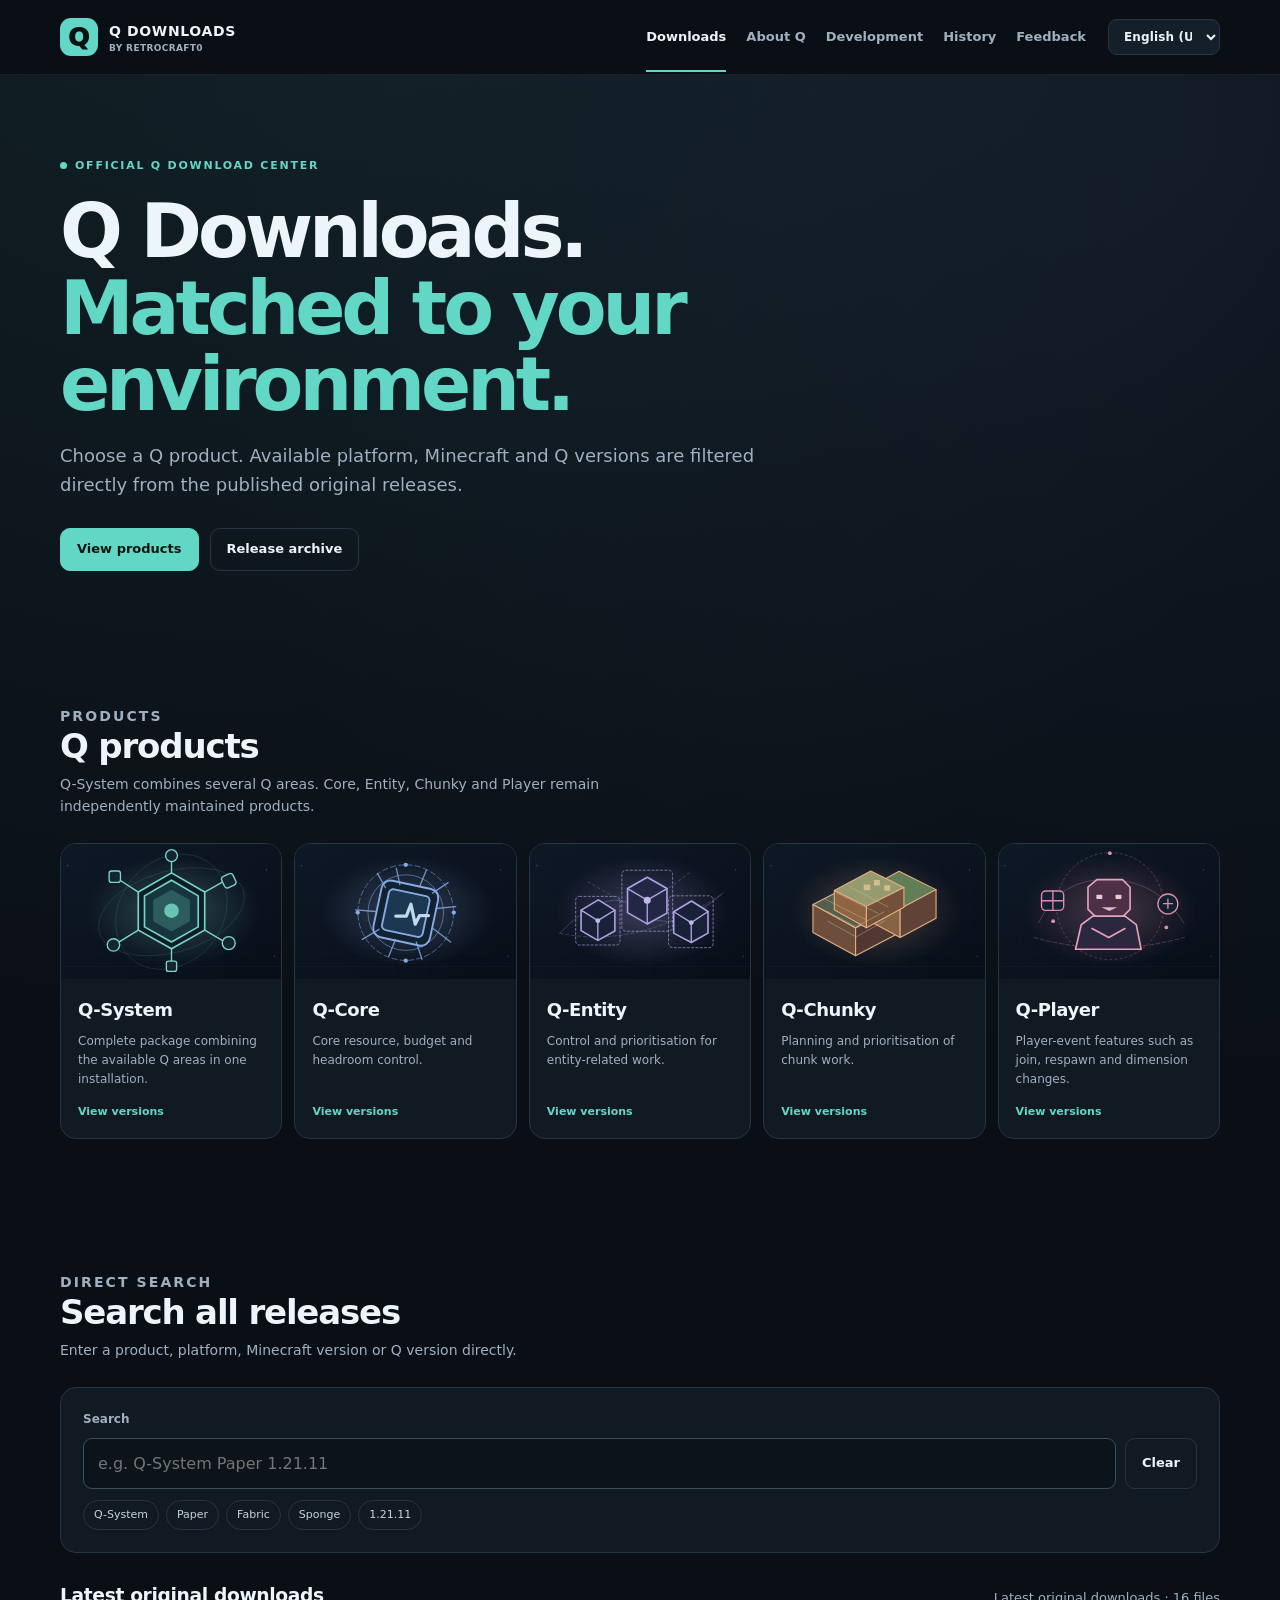
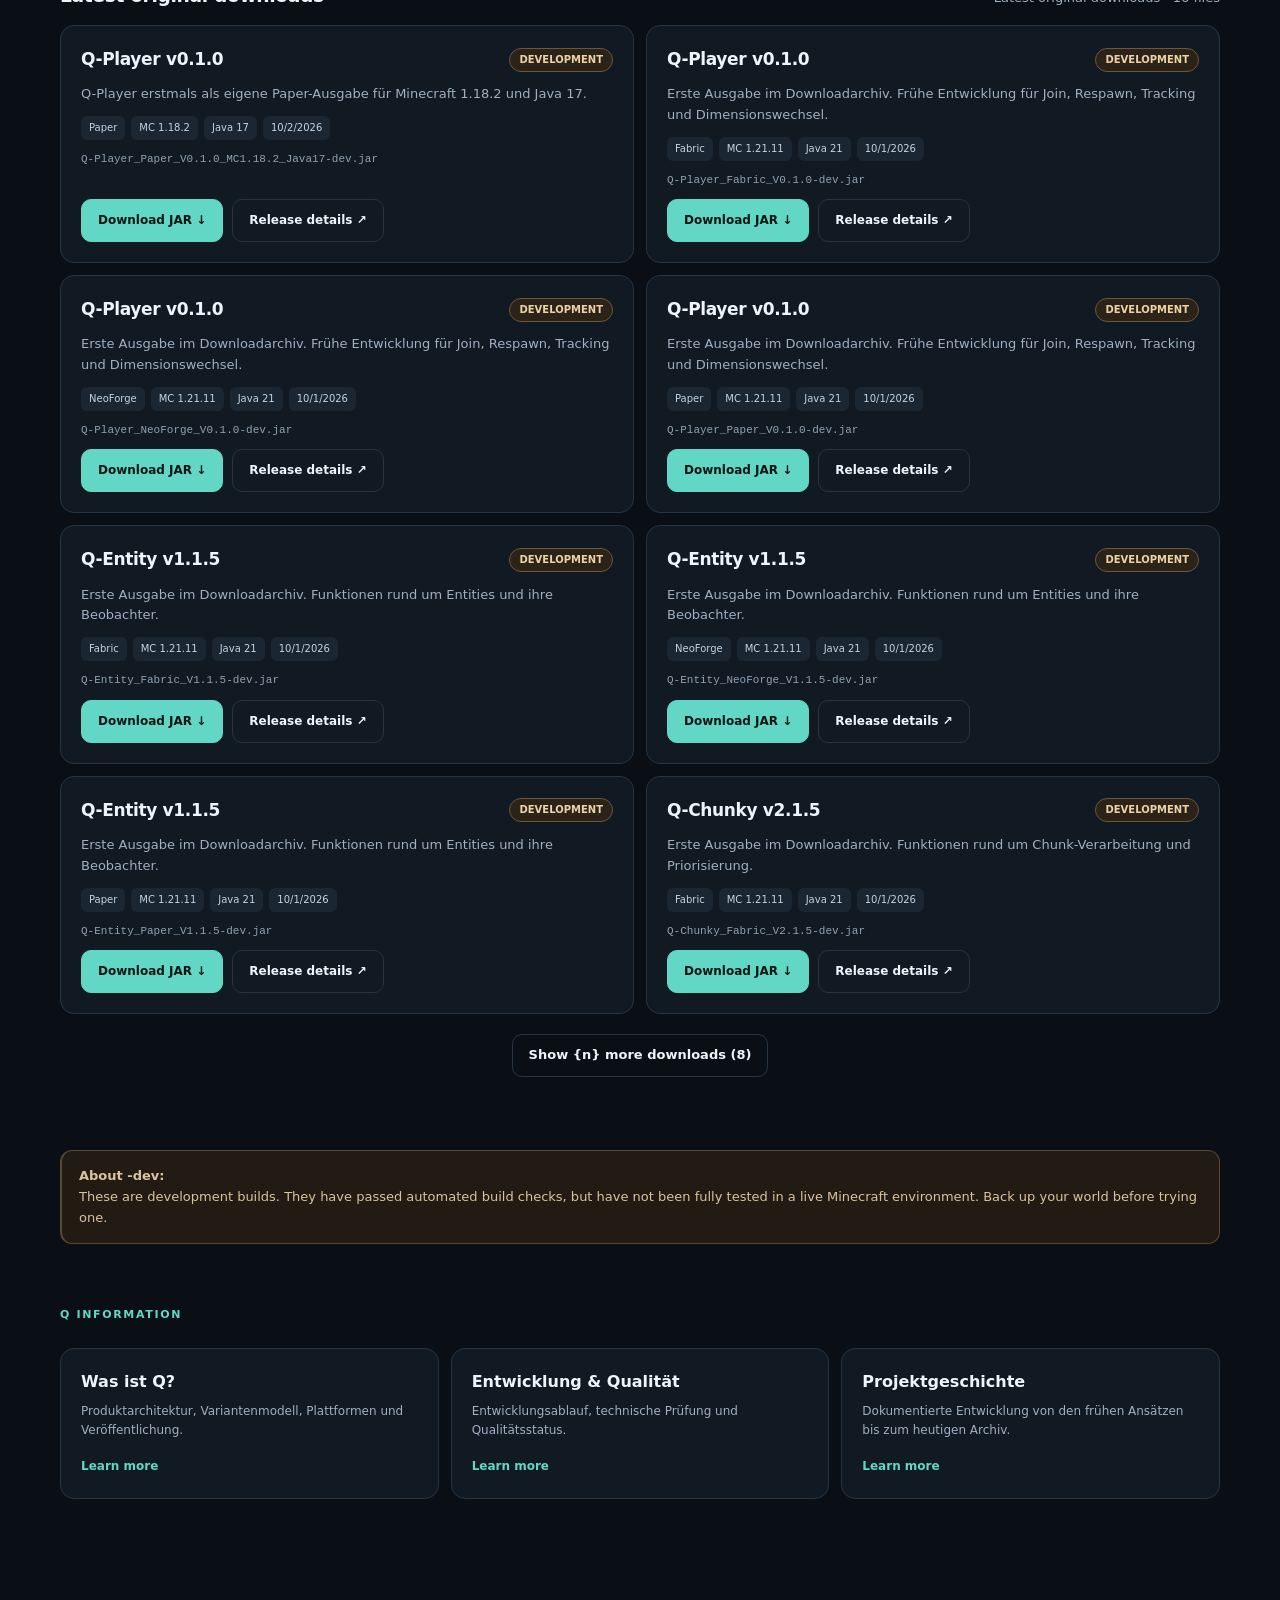
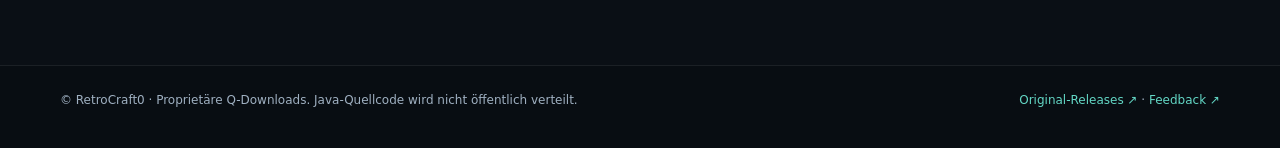
<file: index.html>
<!doctype html>
<html lang="de">
<head>
  <meta charset="utf-8">
  <meta name="viewport" content="width=device-width,initial-scale=1">
  <meta name="theme-color" content="#0a0f15">
  <meta name="description" content="Offizielles Q Download Center: Produkt, Plattform und Minecraft-Version wählen und passende Original-JAR herunterladen.">
  <title>Q Downloads – Passende Version finden</title>
  <link rel="stylesheet" href="./site.css">
</head>
<body>
<header class="header">
  <div class="shell header-inner">
    <a class="logo" href="./" aria-label="Q Downloads Start">
      <span class="logo-mark">Q</span>
      <span>Q DOWNLOADS<small>BY RETROCRAFT0</small></span>
    </a>
    <nav class="nav" aria-label="Hauptnavigation">
      <a href="./" aria-current="page" data-t="catalog">Downloads</a>
      <a href="./about.html" data-t="about">Über Q</a>
      <a href="./qbot.html" data-t="qbot">Entwicklung</a>
      <a href="./history.html" data-t="origin">Geschichte</a>
      <a href="https://github.com/retrocraft0-hub/Q-Downloads/issues" data-t="help">Feedback</a>
    </nav>
    <div class="locale">
      <label for="locale" style="position:absolute;left:-9999px">Sprache / Language</label>
      <select id="locale" aria-label="Sprache / Language"></select>
    </div>
  </div>
</header>

<main class="shell">
  <section class="hero">
    <p class="eyebrow"><span class="dot"></span>OFFICIAL Q DOWNLOAD CENTER</p>
    <h1><span data-t="heroTop">Q Downloads.</span><br><em data-t="heroBottom">Passend zu deiner Umgebung.</em></h1>
    <p class="lead" data-t="desc">Wähle ein Q-Produkt. Die verfügbaren Plattform-, Minecraft- und Q-Versionen werden anschließend direkt aus den veröffentlichten Original-Releases gefiltert.</p>
    <div class="hero-actions">
      <a href="#products" class="primary" data-t="catalogButton">Produkte anzeigen</a>
      <a href="https://github.com/retrocraft0-hub/Q-Downloads/releases" class="secondary" data-t="releaseButton">Release-Archiv</a>
    </div>
  </section>

  <section id="products" class="section-block" style="scroll-margin-top:92px">
    <div class="section-head">
      <div>
        <p class="section-label">PRODUCTS</p>
        <h2 data-t="prodTitle">Q-Produkte</h2>
        <p data-t="prodText">Q-System bündelt mehrere Q-Bereiche. Core, Entity, Chunky und Player stehen als eigenständig gepflegte Produkte zur Verfügung.</p>
      </div>
    </div>

    <div class="products" role="group" aria-label="Q Produkte">
      <button type="button" class="product-card system" data-product="Q-System" data-desc="system" aria-pressed="false">
        <span class="art"><img class="product-thumb" src="./assets/thumb-system.svg" alt="" loading="lazy" decoding="async"></span>
        <span class="prod-text"><strong>Q-System</strong><span class="prod-description">Komplettpaket mit den verfügbaren Q-Bereichen in einer Installation.</span><span class="prod-foot">Downloads auswählen ↗</span></span>
      </button>
      <button type="button" class="product-card core" data-product="Q-Core" data-desc="core" aria-pressed="false">
        <span class="art"><img class="product-thumb" src="./assets/thumb-core.svg" alt="" loading="lazy" decoding="async"></span>
        <span class="prod-text"><strong>Q-Core</strong><span class="prod-description">Grundlegende Ressourcen-, Budget- und Headroom-Steuerung.</span><span class="prod-foot">Downloads auswählen ↗</span></span>
      </button>
      <button type="button" class="product-card entity" data-product="Q-Entity" data-desc="entity" aria-pressed="false">
        <span class="art"><img class="product-thumb" src="./assets/thumb-entity.svg" alt="" loading="lazy" decoding="async"></span>
        <span class="prod-text"><strong>Q-Entity</strong><span class="prod-description">Steuerung und Priorisierung von Arbeit rund um Entities.</span><span class="prod-foot">Downloads auswählen ↗</span></span>
      </button>
      <button type="button" class="product-card chunky" data-product="Q-Chunky" data-desc="chunky" aria-pressed="false">
        <span class="art"><img class="product-thumb" src="./assets/thumb-chunky.svg" alt="" loading="lazy" decoding="async"></span>
        <span class="prod-text"><strong>Q-Chunky</strong><span class="prod-description">Planung und Priorisierung von Chunk-Arbeit.</span><span class="prod-foot">Downloads auswählen ↗</span></span>
      </button>
      <button type="button" class="product-card player" data-product="Q-Player" data-desc="player" aria-pressed="false">
        <span class="art"><img class="product-thumb" src="./assets/thumb-player.svg" alt="" loading="lazy" decoding="async"></span>
        <span class="prod-text"><strong>Q-Player</strong><span class="prod-description">Funktionen rund um Spielerereignisse wie Join, Respawn und Dimensionswechsel.</span><span class="prod-foot">Downloads auswählen ↗</span></span>
      </button>
    </div>
  </section>

  <section class="browser" id="browser" hidden>
    <div class="section-head">
      <div>
        <p class="section-label">DOWNLOAD FINDER / <span id="chosenProduct">Q</span></p>
        <h2 data-t="browseTitle">Version auswählen</h2>
        <p data-t="browseText">Plattform, Minecraft-Version und Q-Version eingrenzen. Es werden ausschließlich tatsächlich veröffentlichte JAR-Dateien angezeigt.</p>
      </div>
    </div>

    <div class="browser-panel">
      <div class="steps">
        <div class="step"><label for="platform"><span class="plain-label" data-t="s2">Plattform</span></label><select id="platform" disabled aria-label="Plattform"></select></div>
        <div class="step"><label for="minecraft"><span class="plain-label" data-t="s3">Minecraft-Version</span></label><select id="minecraft" disabled aria-label="Minecraft-Version"></select></div>
        <div class="step"><label for="version"><span class="plain-label" data-t="s4">Q-Version</span></label><select id="version" disabled aria-label="Q-Version"></select></div>
      </div>
      <div class="selection">
        <p id="selectionNote" role="status" aria-live="polite"></p>
        <button type="button" class="clear" id="reset" data-t="reset">Auswahl zurücksetzen</button>
      </div>
    </div>

    <div class="result-head"><h2 data-t="results">Downloads</h2><span id="count" role="status" aria-live="polite"></span></div>
    <div class="downloads" id="downloads"><div class="empty">Katalog wird geladen …</div></div>
    <div style="text-align:center;margin:20px 0"><button id="more" type="button" class="secondary" hidden>Weitere Dateien</button></div>
  </section>

  <section class="search-zone" id="search" aria-labelledby="search-title">
    <div class="section-head">
      <div>
        <p class="section-label" data-t="searchEyebrow">DIREKTSUCHE</p>
        <h2 id="search-title" data-t="searchTitle">Alle Releases durchsuchen</h2>
        <p data-t="searchHelp">Produkt, Plattform, Minecraft-Version oder Q-Version direkt eingeben.</p>
      </div>
    </div>

    <div class="search-panel">
      <label for="freeSearch" data-t="searchLabel">Suche</label>
      <div class="search-line">
        <input type="search" id="freeSearch" autocomplete="off" spellcheck="false" placeholder="z. B. Q-System Paper 1.21.11" aria-describedby="searchCount" data-t-placeholder="searchPlaceholder">
        <button type="button" id="clearSearch" class="secondary" data-t="searchReset">Leeren</button>
      </div>
      <div class="search-quick">
        <button type="button" class="quick" data-query="Q-System">Q-System</button>
        <button type="button" class="quick" data-query="Paper">Paper</button>
        <button type="button" class="quick" data-query="Fabric">Fabric</button>
        <button type="button" class="quick" data-query="Sponge">Sponge</button>
        <button type="button" class="quick" data-query="1.21.11">1.21.11</button>
      </div>
    </div>

    <div class="result-head"><h3 id="searchResultTitle" data-t="searchInitial">Neueste Originaldownloads</h3><span id="searchCount" role="status" aria-live="polite"></span></div>
    <div class="downloads" id="searchResults"><div class="empty" data-t="loading">Katalog wird geladen …</div></div>
    <div style="text-align:center;margin:20px 0"><button type="button" class="secondary" id="searchMore" hidden data-t="more">Weitere Dateien</button></div>
  </section>

  <aside class="notice">
    <strong data-t="noticeTitle">Entwicklungsstände</strong><br>
    <span data-t="notice">-dev kennzeichnet einen Entwicklungsstand. Die Datei wurde technisch gebaut und geprüft, ist aber nicht automatisch vollständig im Minecraft-Praxisbetrieb getestet. Vor dem Testen ein Backup anlegen.</span>
  </aside>

  <section class="section-block">
    <p class="section-label">Q INFORMATION</p>
    <div class="resources">
      <a class="resource" href="./about.html"><strong>Was ist Q?</strong><p>Produktarchitektur, Variantenmodell, Plattformen und Veröffentlichung.</p><b data-t="learn">Mehr erfahren</b></a>
      <a class="resource" href="./qbot.html"><strong>Entwicklung & Qualität</strong><p>Entwicklungsablauf, technische Prüfung und Qualitätsstatus.</p><b data-t="learn">Mehr erfahren</b></a>
      <a class="resource" href="./history.html"><strong>Projektgeschichte</strong><p>Dokumentierte Entwicklung von den frühen Ansätzen bis zum heutigen Archiv.</p><b data-t="learn">Mehr erfahren</b></a>
    </div>
  </section>
</main>

<footer class="footer">
  <div class="shell footer-inner">
    <span>© RetroCraft0 · Proprietäre Q-Downloads. Java-Quellcode wird nicht öffentlich verteilt.</span>
    <span><a href="https://github.com/retrocraft0-hub/Q-Downloads/releases">Original-Releases ↗</a> · <a href="https://github.com/retrocraft0-hub/Q-Downloads/issues">Feedback ↗</a></span>
  </div>
</footer>
<script src="./i18n.js"></script>
<script src="./site.js"></script>
</body>
</html>
</file>
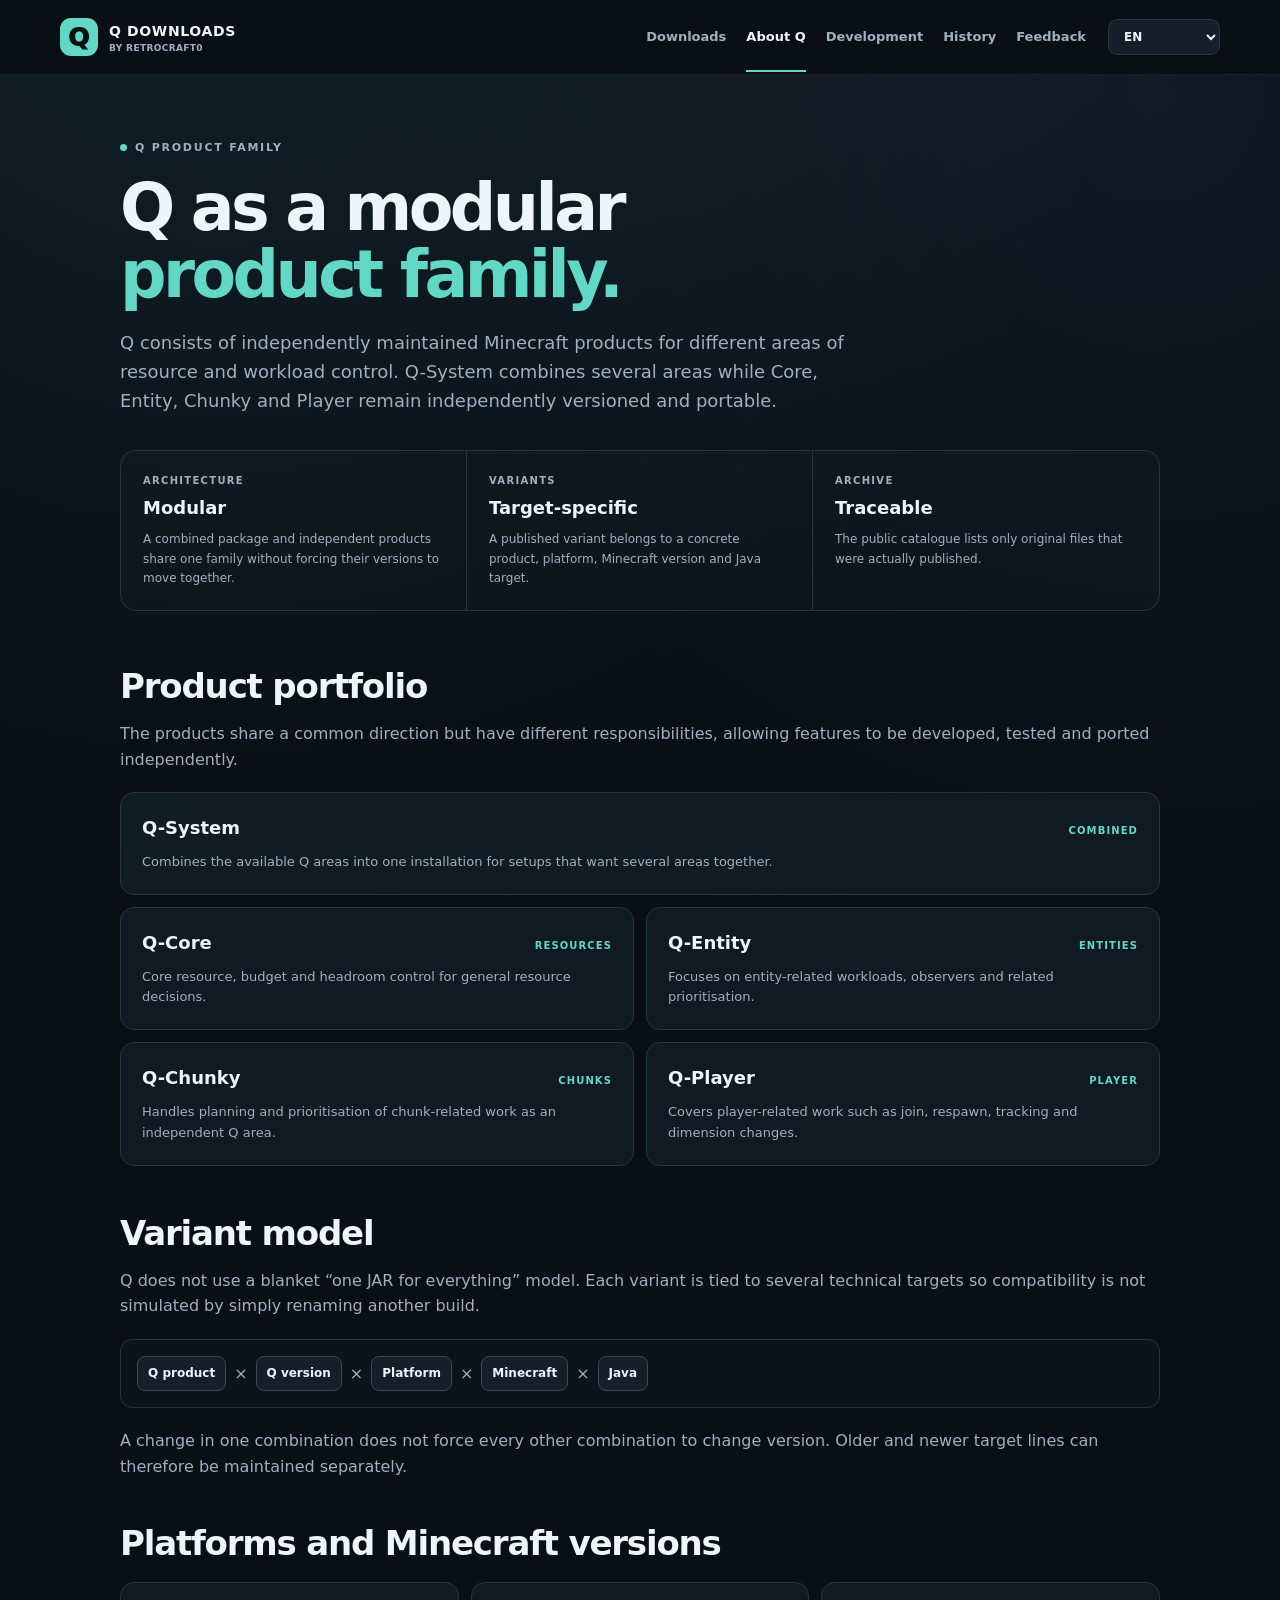
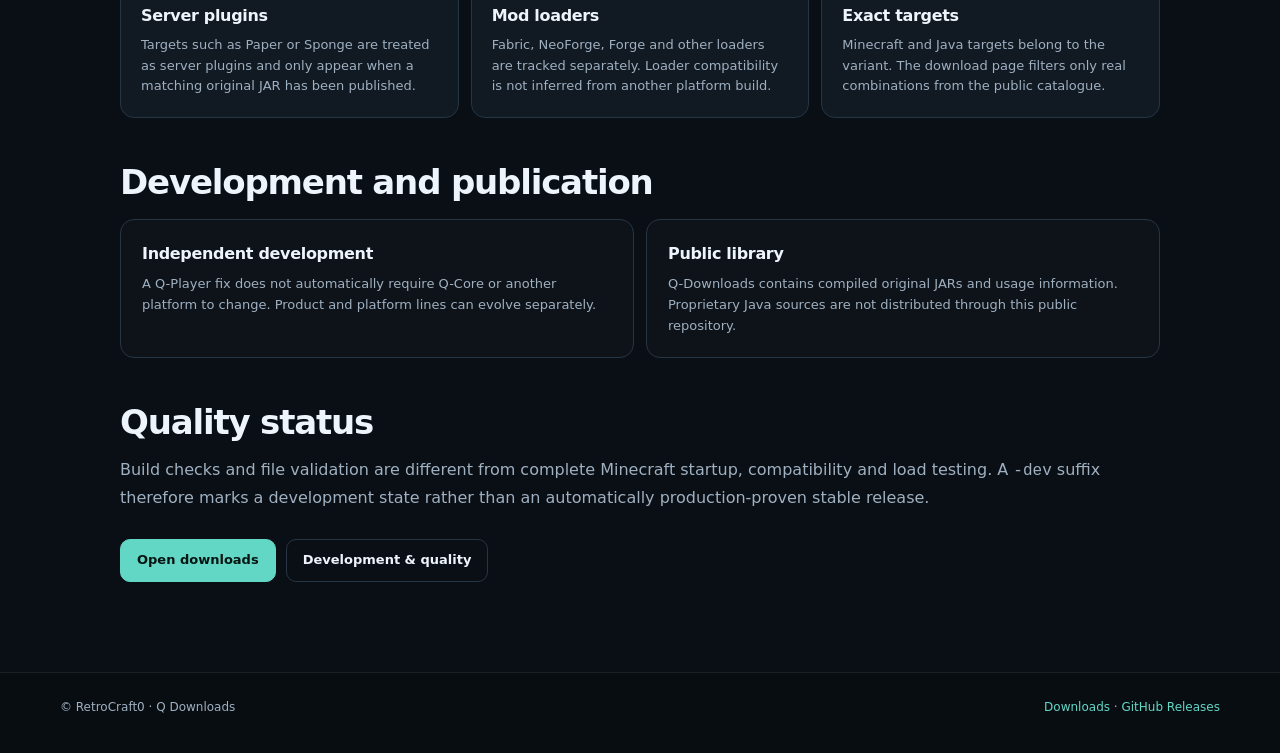
<file: about.html>
<!doctype html>
<html lang="de">
<head>
  <meta charset="utf-8">
  <meta name="viewport" content="width=device-width,initial-scale=1">
  <meta name="theme-color" content="#0a0f15">
  <meta name="description" content="Q Produktarchitektur, Variantenmodell, Plattformen und Veröffentlichungsprinzipien.">
  <title>Über Q · Q Downloads</title>
  <link rel="stylesheet" href="./site.css">
</head>
<body>
<header class="header"><div class="shell header-inner"><a class="logo" href="./"><span class="logo-mark">Q</span><span>Q DOWNLOADS<small>BY RETROCRAFT0</small></span></a><nav class="nav" aria-label="Navigation"><a href="./" data-nav="catalog">Downloads</a><a href="./about.html" aria-current="page" data-nav="about">Über Q</a><a href="./qbot.html" data-nav="development">Entwicklung</a><a href="./history.html" data-nav="history">Geschichte</a><a href="https://github.com/retrocraft0-hub/Q-Downloads/issues" data-nav="feedback">Feedback</a></nav><div class="locale"><label for="locale" class="sr-only">Sprache / Language</label><select id="locale" aria-label="Sprache / Language"></select></div></div></header>

<main class="shell">
<article class="editorial editorial-wide" lang="de" data-language="de">
  <p class="eyebrow"><span class="dot"></span>Q PRODUCT FAMILY</p>
  <h1>Q als modulare<br><em>Produktreihe.</em></h1>
  <p class="lead">Q umfasst eigenständig gepflegte Minecraft-Produkte für unterschiedliche Bereiche der Ressourcen- und Arbeitssteuerung. Q-System bündelt mehrere Bereiche; Core, Entity, Chunky und Player bleiben zugleich separat versionierbar und portierbar.</p>

  <section class="about-summary">
    <div><span>ARCHITEKTUR</span><strong>Modular</strong><p>Gesamtpaket und eigenständige Produkte gehören zur selben Q-Familie, ohne ihre Versionslinien künstlich zu koppeln.</p></div>
    <div><span>VARIANTEN</span><strong>Plattformgenau</strong><p>Eine veröffentlichte Variante gehört zu einem konkreten Produkt, einer Plattform, Minecraft-Version und einem Java-Ziel.</p></div>
    <div><span>ARCHIV</span><strong>Nachvollziehbar</strong><p>Im öffentlichen Downloadkatalog erscheinen ausschließlich Originaldateien, die tatsächlich veröffentlicht wurden.</p></div>
  </section>

  <h2>Produktportfolio</h2>
  <p>Die Produkte teilen eine gemeinsame Richtung, haben aber unterschiedliche Verantwortungsbereiche. Dadurch können Funktionen gezielt entwickelt, getestet und auf weitere Plattform- oder Minecraft-Ziele portiert werden.</p>
  <div class="portfolio-grid">
    <article class="portfolio-card featured"><div class="portfolio-head"><span>Q-System</span><b>Gesamtpaket</b></div><p>Bündelt die verfügbaren Q-Bereiche in einer gemeinsamen Installation. Es ist die zusammengefasste Variante für Setups, die mehrere Bereiche gemeinsam einsetzen möchten.</p></article>
    <article class="portfolio-card"><div class="portfolio-head"><span>Q-Core</span><b>Ressourcen</b></div><p>Grundlegende Ressourcen-, Budget- und Headroom-Steuerung. Core bildet den allgemeinen Bereich für zentrale Ressourcenentscheidungen.</p></article>
    <article class="portfolio-card"><div class="portfolio-head"><span>Q-Entity</span><b>Entities</b></div><p>Konzentriert sich auf Entity-bezogene Arbeit, Beobachter und die Priorisierung der damit verbundenen Verarbeitung.</p></article>
    <article class="portfolio-card"><div class="portfolio-head"><span>Q-Chunky</span><b>Chunks</b></div><p>Behandelt Planung und Priorisierung von Chunk-Arbeit als eigenständigen Bereich der Q-Reihe.</p></article>
    <article class="portfolio-card"><div class="portfolio-head"><span>Q-Player</span><b>Player</b></div><p>Deckt spielerbezogene Abläufe wie Join, Respawn, Tracking und Dimensionswechsel ab und kann unabhängig weiterentwickelt werden.</p></article>
  </div>

  <h2>Variantenmodell</h2>
  <p>Q verwendet keine pauschale „eine JAR für alles“-Logik. Eine Variante wird durch mehrere technische Ziele eindeutig bestimmt. Das verhindert, dass eine Datei nur durch einen anderen Namen als neue Kompatibilität ausgegeben wird.</p>
  <div class="variant-formula" aria-label="Variantenmodell"><span>Q-Produkt</span><i>×</i><span>Q-Version</span><i>×</i><span>Plattform</span><i>×</i><span>Minecraft</span><i>×</i><span>Java</span></div>
  <p>Eine Änderung an einer Kombination verpflichtet nicht automatisch alle anderen Kombinationen zu einem Versionssprung. Dadurch können ältere und neuere Zielvarianten getrennt gepflegt werden.</p>

  <h2>Plattformen und Minecraft-Versionen</h2>
  <div class="editorial-grid three">
    <div class="info-card"><h3>Server-Plugins</h3><p>Plattformziele wie Paper oder Sponge werden als Server-Plugin behandelt. Eine Variante wird nur dann angezeigt, wenn eine entsprechende Original-JAR veröffentlicht wurde.</p></div>
    <div class="info-card"><h3>Mod-Loader</h3><p>Fabric, NeoForge, Forge und weitere Loader werden getrennt geführt. Loader-Kompatibilität wird nicht aus einer anderen Plattformvariante abgeleitet.</p></div>
    <div class="info-card"><h3>Versionstreue</h3><p>Minecraft- und Java-Ziele gehören zur jeweiligen Variante. Die Downloadseite filtert ausschließlich reale Kombinationen aus dem öffentlichen Katalog.</p></div>
  </div>

  <h2>Entwicklung und Veröffentlichung</h2>
  <div class="split-section">
    <div><h3>Unabhängige Entwicklung</h3><p>Ein Fix oder eine neue Funktion in Q-Player muss weder Q-Core noch eine andere Plattform automatisch verändern. Produkt- und Plattformlinien können getrennt gepflegt werden.</p></div>
    <div><h3>Öffentliche Bibliothek</h3><p>Q-Downloads enthält kompilierte Original-JARs und die dazugehörigen Nutzungsinformationen. Die proprietären Java-Quellen werden nicht über dieses öffentliche Repository verteilt.</p></div>
  </div>

  <h2>Qualitätsstatus</h2>
  <p>Build, Dateistruktur und technische Prüfungen sind von vollständigen Minecraft-Start-, Kompatibilitäts- und Lasttests zu unterscheiden. Deshalb kennzeichnet <code>-dev</code> einen Entwicklungsstand und nicht automatisch eine vollständig praxiserprobte stabile Veröffentlichung.</p>
  <div class="about-cta"><a class="primary" href="./#products">Downloads öffnen</a><a class="secondary" href="./qbot.html">Entwicklung & Qualität</a></div>
</article>

<article class="editorial editorial-wide" lang="en" data-language="en" hidden>
  <p class="eyebrow"><span class="dot"></span>Q PRODUCT FAMILY</p>
  <h1>Q as a modular<br><em>product family.</em></h1>
  <p class="lead">Q consists of independently maintained Minecraft products for different areas of resource and workload control. Q-System combines several areas while Core, Entity, Chunky and Player remain independently versioned and portable.</p>

  <section class="about-summary">
    <div><span>ARCHITECTURE</span><strong>Modular</strong><p>A combined package and independent products share one family without forcing their versions to move together.</p></div>
    <div><span>VARIANTS</span><strong>Target-specific</strong><p>A published variant belongs to a concrete product, platform, Minecraft version and Java target.</p></div>
    <div><span>ARCHIVE</span><strong>Traceable</strong><p>The public catalogue lists only original files that were actually published.</p></div>
  </section>

  <h2>Product portfolio</h2>
  <p>The products share a common direction but have different responsibilities, allowing features to be developed, tested and ported independently.</p>
  <div class="portfolio-grid">
    <article class="portfolio-card featured"><div class="portfolio-head"><span>Q-System</span><b>Combined</b></div><p>Combines the available Q areas into one installation for setups that want several areas together.</p></article>
    <article class="portfolio-card"><div class="portfolio-head"><span>Q-Core</span><b>Resources</b></div><p>Core resource, budget and headroom control for general resource decisions.</p></article>
    <article class="portfolio-card"><div class="portfolio-head"><span>Q-Entity</span><b>Entities</b></div><p>Focuses on entity-related workloads, observers and related prioritisation.</p></article>
    <article class="portfolio-card"><div class="portfolio-head"><span>Q-Chunky</span><b>Chunks</b></div><p>Handles planning and prioritisation of chunk-related work as an independent Q area.</p></article>
    <article class="portfolio-card"><div class="portfolio-head"><span>Q-Player</span><b>Player</b></div><p>Covers player-related work such as join, respawn, tracking and dimension changes.</p></article>
  </div>

  <h2>Variant model</h2>
  <p>Q does not use a blanket “one JAR for everything” model. Each variant is tied to several technical targets so compatibility is not simulated by simply renaming another build.</p>
  <div class="variant-formula"><span>Q product</span><i>×</i><span>Q version</span><i>×</i><span>Platform</span><i>×</i><span>Minecraft</span><i>×</i><span>Java</span></div>
  <p>A change in one combination does not force every other combination to change version. Older and newer target lines can therefore be maintained separately.</p>

  <h2>Platforms and Minecraft versions</h2>
  <div class="editorial-grid three">
    <div class="info-card"><h3>Server plugins</h3><p>Targets such as Paper or Sponge are treated as server plugins and only appear when a matching original JAR has been published.</p></div>
    <div class="info-card"><h3>Mod loaders</h3><p>Fabric, NeoForge, Forge and other loaders are tracked separately. Loader compatibility is not inferred from another platform build.</p></div>
    <div class="info-card"><h3>Exact targets</h3><p>Minecraft and Java targets belong to the variant. The download page filters only real combinations from the public catalogue.</p></div>
  </div>

  <h2>Development and publication</h2>
  <div class="split-section">
    <div><h3>Independent development</h3><p>A Q-Player fix does not automatically require Q-Core or another platform to change. Product and platform lines can evolve separately.</p></div>
    <div><h3>Public library</h3><p>Q-Downloads contains compiled original JARs and usage information. Proprietary Java sources are not distributed through this public repository.</p></div>
  </div>

  <h2>Quality status</h2>
  <p>Build checks and file validation are different from complete Minecraft startup, compatibility and load testing. A <code>-dev</code> suffix therefore marks a development state rather than an automatically production-proven stable release.</p>
  <div class="about-cta"><a class="primary" href="./#products">Open downloads</a><a class="secondary" href="./qbot.html">Development & quality</a></div>
</article>
</main>

<footer class="footer"><div class="shell footer-inner"><span>© RetroCraft0 · Q Downloads</span><span><a href="./">Downloads</a> · <a href="https://github.com/retrocraft0-hub/Q-Downloads/releases">GitHub Releases</a></span></div></footer>
<script src="./i18n.js"></script><script src="./pages.js"></script>
</body></html>
</file>
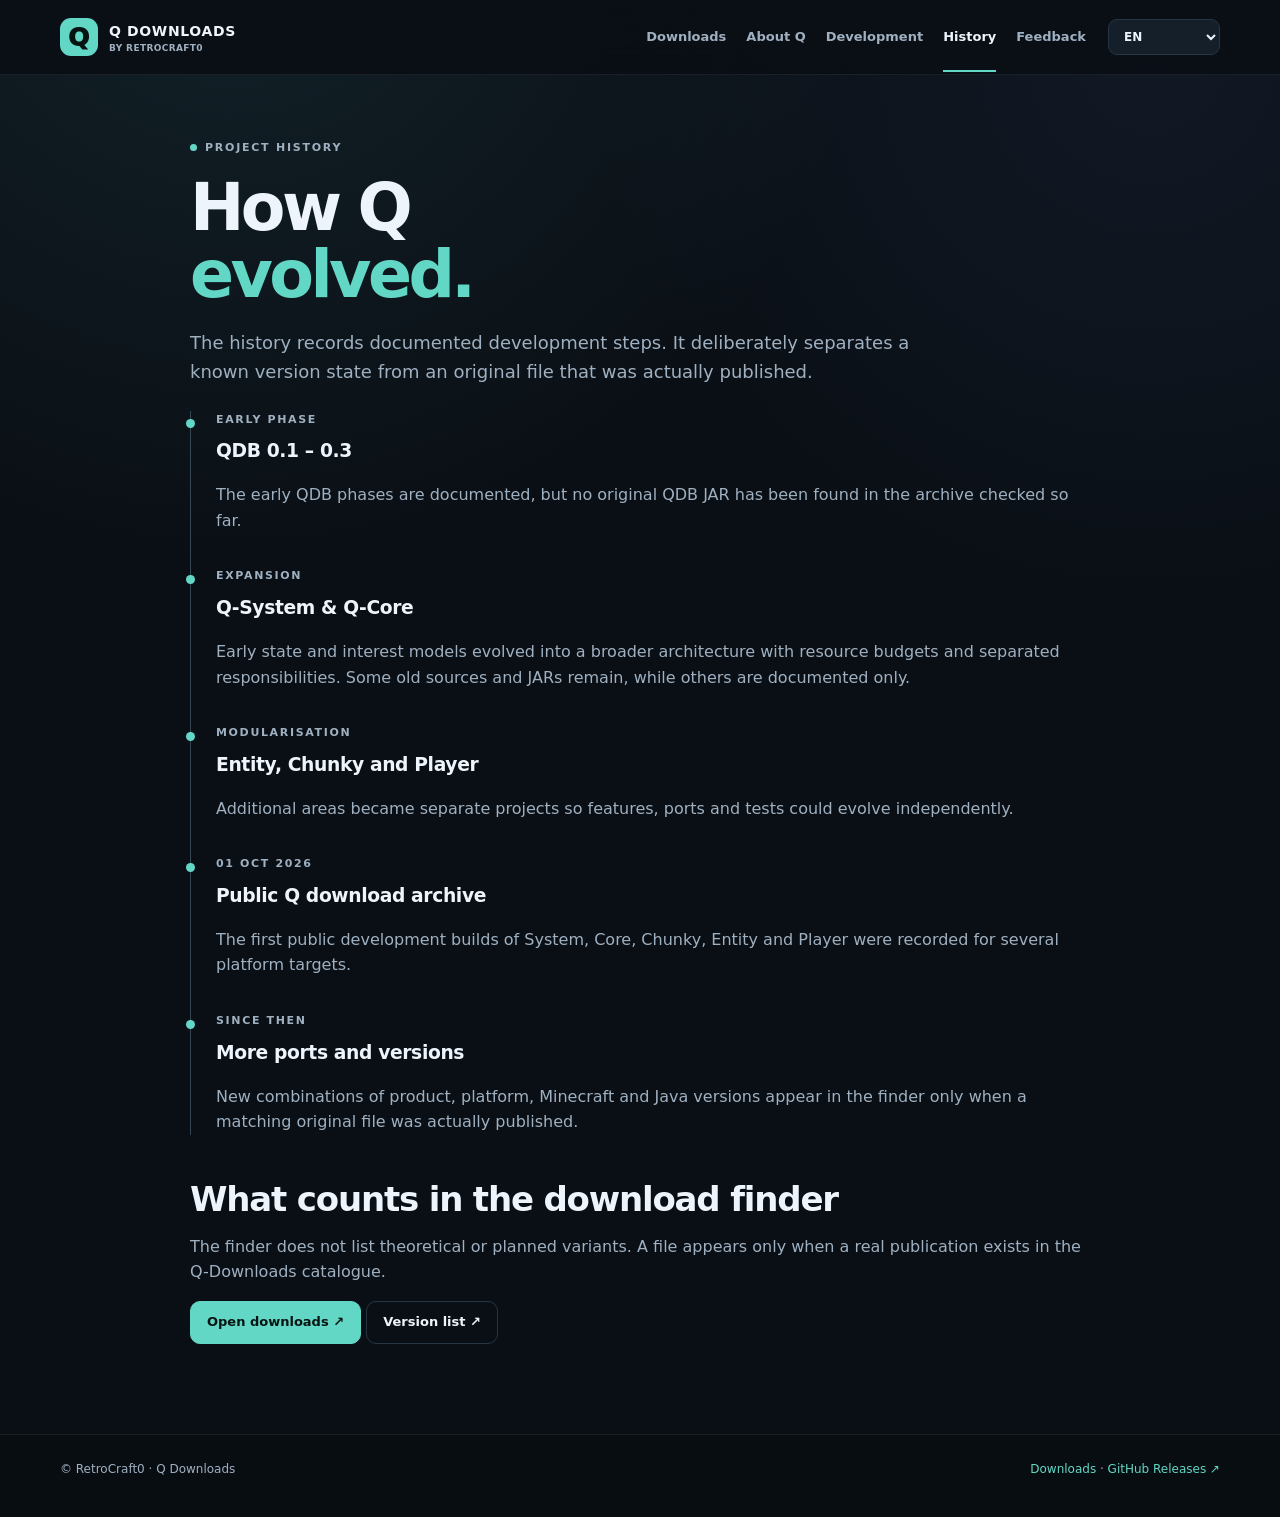
<file: history.html>
<!doctype html>
<html lang="de">
<head>
  <meta charset="utf-8">
  <meta name="viewport" content="width=device-width,initial-scale=1">
  <meta name="theme-color" content="#0a0f15">
  <meta name="description" content="Die dokumentierte Entwicklung der Q-Projekte von frühen QDB-Ansätzen bis zum heutigen Downloadarchiv.">
  <title>Geschichte · Q Downloads</title>
  <link rel="stylesheet" href="./site.css">
</head>
<body>
<header class="header"><div class="shell header-inner"><a class="logo" href="./"><span class="logo-mark">Q</span><span>Q DOWNLOADS<small>BY RETROCRAFT0</small></span></a><nav class="nav" aria-label="Navigation"><a href="./" data-nav="catalog">Downloads</a><a href="./about.html" data-nav="about">Über Q</a><a href="./qbot.html" data-nav="development">Entwicklung</a><a href="./history.html" aria-current="page" data-nav="history">Geschichte</a><a href="https://github.com/retrocraft0-hub/Q-Downloads/issues" data-nav="feedback">Feedback</a></nav><div class="locale"><label for="locale" class="sr-only">Sprache / Language</label><select id="locale" aria-label="Sprache / Language"></select></div></div></header>

<main class="shell">

  <article class="editorial" lang="de" data-language="de">
    <p class="eyebrow"><span class="dot"></span>PROJECT HISTORY</p>
    <h1>Wie Q sich<br><em>entwickelt hat.</em></h1>
    <p class="lead">Die Historie zeigt dokumentierte Entwicklungsschritte. Sie unterscheidet bewusst zwischen einem bekannten Versionsstand und einer tatsächlich veröffentlichten Download-Datei.</p>

    <div class="timeline">
      <article>
        <p class="section-label">FRÜHE PHASE</p>
        <h3>QDB 0.1 – 0.3</h3>
        <p>Die frühen QDB-Phasen sind dokumentiert. Im bislang geprüften Altbestand ist jedoch keine originale QDB-JAR vorhanden.</p>
      </article>
      <article>
        <p class="section-label">AUSBAU</p>
        <h3>Q-System & Q-Core</h3>
        <p>Aus frühen Zustands- und Interessenmodellen entstand eine größere Architektur mit Ressourcenbudgets und getrennten Verantwortungsbereichen. Einige frühe Quellstände und JARs sind erhalten, andere nur dokumentiert.</p>
      </article>
      <article>
        <p class="section-label">MODULARISIERUNG</p>
        <h3>Entity, Chunky und Player</h3>
        <p>Weitere Bereiche wurden als eigene Projekte getrennt, damit Funktionen, Portierungen und Tests unabhängig voneinander weiterentwickelt werden können.</p>
      </article>
      <article>
        <p class="section-label">01.10.2026</p>
        <h3>Öffentliches Q-Downloadarchiv</h3>
        <p>Die ersten öffentlichen Entwicklungsstände von System, Core, Chunky, Entity und Player wurden für mehrere Plattformziele im Downloadarchiv erfasst.</p>
      </article>
      <article>
        <p class="section-label">SEITDEM</p>
        <h3>Weitere Ports und Versionen</h3>
        <p>Neue Kombinationen aus Produkt, Plattform, Minecraft- und Java-Version werden nur dann im Finder angezeigt, wenn eine entsprechende Originaldatei tatsächlich veröffentlicht wurde.</p>
      </article>
    </div>

    <h2>Was im Downloadfinder zählt</h2>
    <p>Der Finder zeigt keine theoretischen oder nur geplanten Varianten. Eine Datei erscheint dort erst, wenn sie als reale Veröffentlichung im Q-Downloads-Katalog vorhanden ist.</p>

    <p><a class="primary" href="./#products">Downloads öffnen ↗</a> <a class="secondary" href="./VERSIONEN.md">Versionsliste ↗</a></p>
  </article>

  <article class="editorial" lang="en" data-language="en" hidden>
    <p class="eyebrow"><span class="dot"></span>PROJECT HISTORY</p>
    <h1>How Q<br><em>evolved.</em></h1>
    <p class="lead">The history records documented development steps. It deliberately separates a known version state from an original file that was actually published.</p>

    <div class="timeline">
      <article>
        <p class="section-label">EARLY PHASE</p>
        <h3>QDB 0.1 – 0.3</h3>
        <p>The early QDB phases are documented, but no original QDB JAR has been found in the archive checked so far.</p>
      </article>
      <article>
        <p class="section-label">EXPANSION</p>
        <h3>Q-System & Q-Core</h3>
        <p>Early state and interest models evolved into a broader architecture with resource budgets and separated responsibilities. Some old sources and JARs remain, while others are documented only.</p>
      </article>
      <article>
        <p class="section-label">MODULARISATION</p>
        <h3>Entity, Chunky and Player</h3>
        <p>Additional areas became separate projects so features, ports and tests could evolve independently.</p>
      </article>
      <article>
        <p class="section-label">01 OCT 2026</p>
        <h3>Public Q download archive</h3>
        <p>The first public development builds of System, Core, Chunky, Entity and Player were recorded for several platform targets.</p>
      </article>
      <article>
        <p class="section-label">SINCE THEN</p>
        <h3>More ports and versions</h3>
        <p>New combinations of product, platform, Minecraft and Java versions appear in the finder only when a matching original file was actually published.</p>
      </article>
    </div>

    <h2>What counts in the download finder</h2>
    <p>The finder does not list theoretical or planned variants. A file appears only when a real publication exists in the Q-Downloads catalogue.</p>

    <p><a class="primary" href="./#products">Open downloads ↗</a> <a class="secondary" href="./VERSIONEN.md">Version list ↗</a></p>
  </article>
</main>

<footer class="footer">
  <div class="shell footer-inner">
    <span>© RetroCraft0 · Q Downloads</span>
    <span><a href="./">Downloads</a> · <a href="https://github.com/retrocraft0-hub/Q-Downloads/releases">GitHub Releases ↗</a></span>
  </div>
</footer>
<script src="./i18n.js"></script>
<script src="./pages.js"></script>
</body>
</html>
</file>
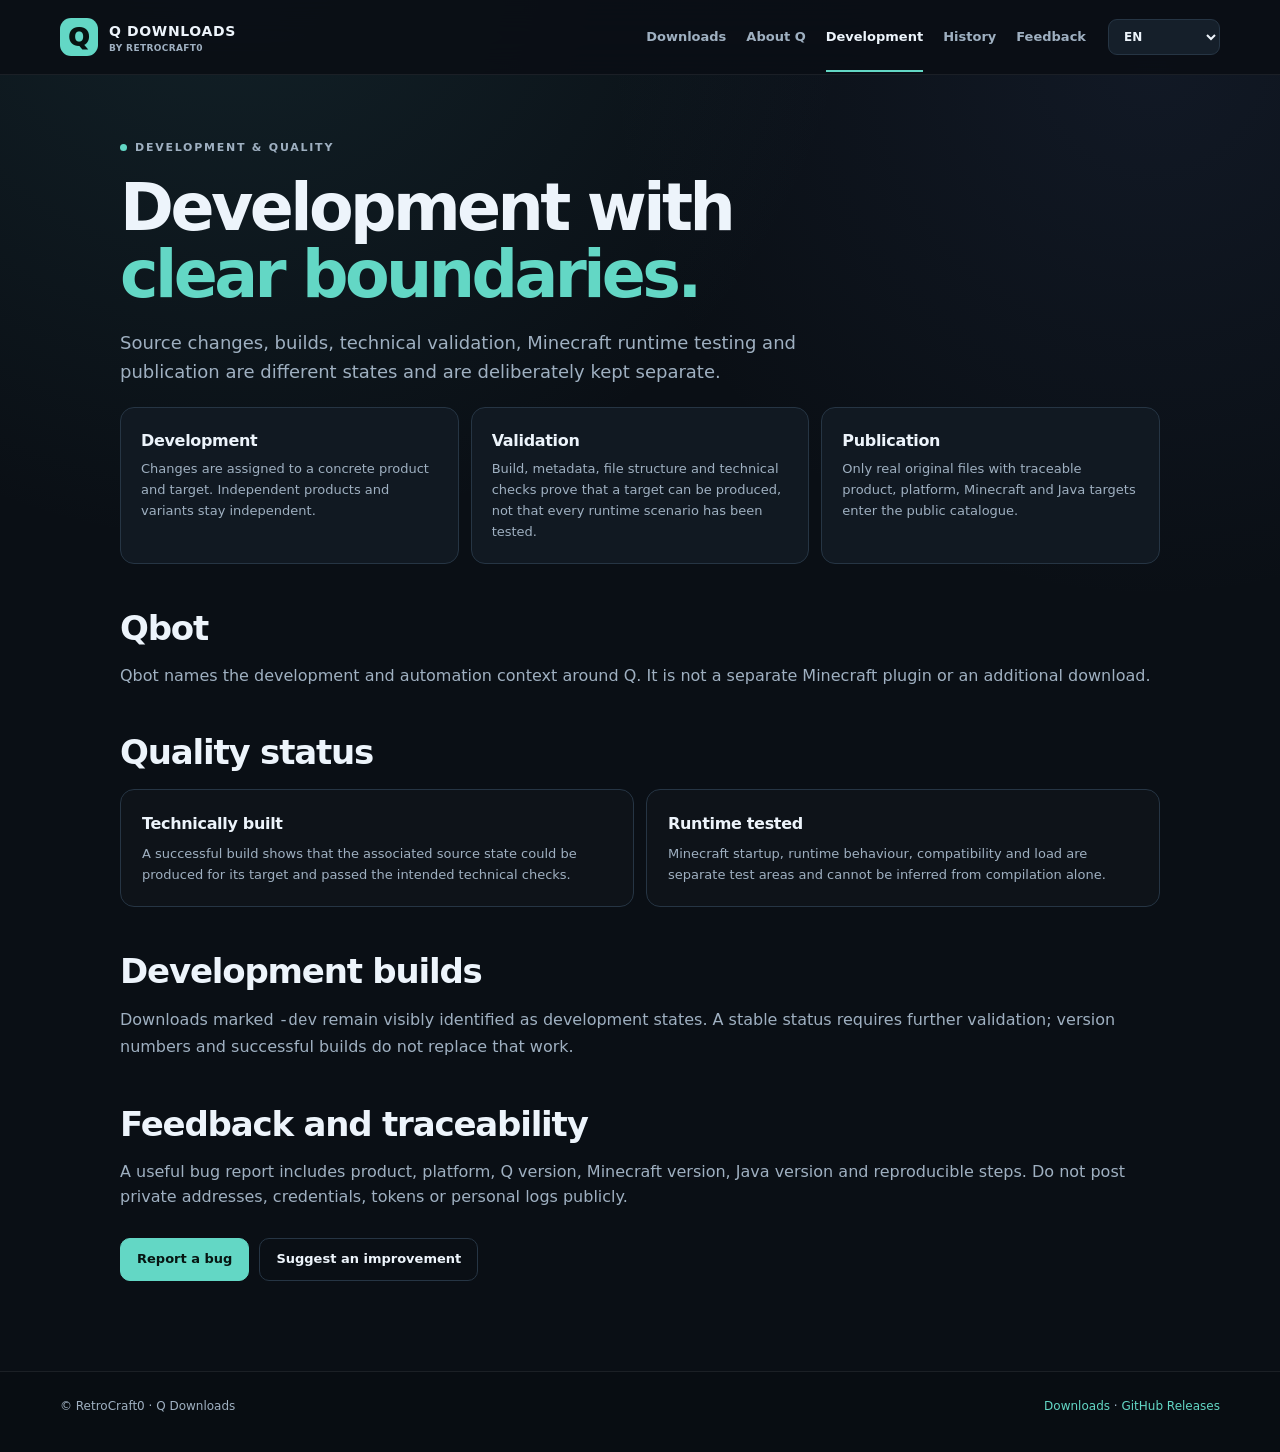
<file: qbot.html>
<!doctype html>
<html lang="de">
<head>
  <meta charset="utf-8">
  <meta name="viewport" content="width=device-width,initial-scale=1">
  <meta name="theme-color" content="#0a0f15">
  <meta name="description" content="Entwicklungs-, Prüf- und Veröffentlichungsmodell der Q-Reihe.">
  <title>Entwicklung · Q Downloads</title>
  <link rel="stylesheet" href="./site.css">
</head>
<body>
<header class="header"><div class="shell header-inner"><a class="logo" href="./"><span class="logo-mark">Q</span><span>Q DOWNLOADS<small>BY RETROCRAFT0</small></span></a><nav class="nav" aria-label="Navigation"><a href="./" data-nav="catalog">Downloads</a><a href="./about.html" data-nav="about">Über Q</a><a href="./qbot.html" aria-current="page" data-nav="development">Entwicklung</a><a href="./history.html" data-nav="history">Geschichte</a><a href="https://github.com/retrocraft0-hub/Q-Downloads/issues" data-nav="feedback">Feedback</a></nav><div class="locale"><label for="locale" class="sr-only">Sprache / Language</label><select id="locale" aria-label="Sprache / Language"></select></div></div></header>

<main class="shell">
<article class="editorial editorial-wide" lang="de" data-language="de">
  <p class="eyebrow"><span class="dot"></span>DEVELOPMENT & QUALITY</p>
  <h1>Entwicklung mit<br><em>klarer Trennung.</em></h1>
  <p class="lead">Quelländerung, Build, technische Prüfung, Minecraft-Praxistest und Veröffentlichung sind unterschiedliche Zustände. Die Q-Reihe behandelt sie bewusst getrennt.</p>

  <div class="editorial-grid three">
    <div class="info-card"><h3>Entwicklung</h3><p>Änderungen werden einem konkreten Produkt und Ziel zugeordnet. Unabhängige Produkte und Varianten bleiben unabhängig.</p></div>
    <div class="info-card"><h3>Validierung</h3><p>Build, Metadaten, Dateistruktur und technische Prüfungen bestätigen die Erzeugbarkeit einer Variante, nicht automatisch ihren vollständigen Praxiseinsatz.</p></div>
    <div class="info-card"><h3>Veröffentlichung</h3><p>Nur reale Originaldateien mit nachvollziehbarer Produkt-, Plattform-, Minecraft- und Java-Zuordnung gelangen in den öffentlichen Katalog.</p></div>
  </div>

  <h2>Qbot</h2>
  <p>Qbot bezeichnet den Entwicklungs- und Automatisierungskontext rund um die Q-Reihe. Es ist kein separates Minecraft-Plugin und kein zusätzlicher Download.</p>

  <h2>Qualitätsstatus</h2>
  <div class="split-section">
    <div><h3>Technisch gebaut</h3><p>Ein erfolgreicher Build zeigt, dass der zugehörige Quellstand für das Ziel erzeugt werden konnte und die vorgesehenen technischen Prüfungen bestanden hat.</p></div>
    <div><h3>Praktisch getestet</h3><p>Minecraft-Start, Laufzeitverhalten, Kompatibilität und Belastung sind eigene Prüfbereiche. Sie dürfen nicht aus einem erfolgreichen Compilerlauf abgeleitet werden.</p></div>
  </div>

  <h2>Entwicklungsstände</h2>
  <p>Mit <code>-dev</code> markierte Downloads bleiben bewusst als Entwicklungsstände erkennbar. Ein späterer stabiler Status setzt weitergehende Prüfung voraus; reine Versionsnummern oder erfolgreiche Builds ersetzen diese Prüfung nicht.</p>

  <h2>Feedback und Nachvollziehbarkeit</h2>
  <p>Ein brauchbarer Fehlerbericht enthält Produkt, Plattform, Q-Version, Minecraft-Version, Java-Version und reproduzierbare Schritte. Private IP-Adressen, Zugangsdaten, Tokens und personenbezogene Logs gehören nicht in öffentliche Issues.</p>
  <div class="about-cta"><a class="primary" href="https://github.com/retrocraft0-hub/Q-Downloads/issues/new?template=bug-report.yml">Fehler melden</a><a class="secondary" href="https://github.com/retrocraft0-hub/Q-Downloads/issues/new?template=feature-request.yml">Verbesserung vorschlagen</a></div>
</article>

<article class="editorial editorial-wide" lang="en" data-language="en" hidden>
  <p class="eyebrow"><span class="dot"></span>DEVELOPMENT & QUALITY</p>
  <h1>Development with<br><em>clear boundaries.</em></h1>
  <p class="lead">Source changes, builds, technical validation, Minecraft runtime testing and publication are different states and are deliberately kept separate.</p>

  <div class="editorial-grid three">
    <div class="info-card"><h3>Development</h3><p>Changes are assigned to a concrete product and target. Independent products and variants stay independent.</p></div>
    <div class="info-card"><h3>Validation</h3><p>Build, metadata, file structure and technical checks prove that a target can be produced, not that every runtime scenario has been tested.</p></div>
    <div class="info-card"><h3>Publication</h3><p>Only real original files with traceable product, platform, Minecraft and Java targets enter the public catalogue.</p></div>
  </div>

  <h2>Qbot</h2>
  <p>Qbot names the development and automation context around Q. It is not a separate Minecraft plugin or an additional download.</p>

  <h2>Quality status</h2>
  <div class="split-section">
    <div><h3>Technically built</h3><p>A successful build shows that the associated source state could be produced for its target and passed the intended technical checks.</p></div>
    <div><h3>Runtime tested</h3><p>Minecraft startup, runtime behaviour, compatibility and load are separate test areas and cannot be inferred from compilation alone.</p></div>
  </div>

  <h2>Development builds</h2>
  <p>Downloads marked <code>-dev</code> remain visibly identified as development states. A stable status requires further validation; version numbers and successful builds do not replace that work.</p>

  <h2>Feedback and traceability</h2>
  <p>A useful bug report includes product, platform, Q version, Minecraft version, Java version and reproducible steps. Do not post private addresses, credentials, tokens or personal logs publicly.</p>
  <div class="about-cta"><a class="primary" href="https://github.com/retrocraft0-hub/Q-Downloads/issues/new?template=bug-report.yml">Report a bug</a><a class="secondary" href="https://github.com/retrocraft0-hub/Q-Downloads/issues/new?template=feature-request.yml">Suggest an improvement</a></div>
</article>
</main>

<footer class="footer"><div class="shell footer-inner"><span>© RetroCraft0 · Q Downloads</span><span><a href="./">Downloads</a> · <a href="https://github.com/retrocraft0-hub/Q-Downloads/releases">GitHub Releases</a></span></div></footer>
<script src="./i18n.js"></script><script src="./pages.js"></script>
</body></html>
</file>
<file: site.css>
:root{
  color-scheme:dark;
  --bg:#0a0f15;
  --bg-soft:#0d141c;
  --surface:#111922;
  --surface-2:#151f2a;
  --surface-3:#1a2633;
  --line:#263544;
  --line-soft:#1e2a36;
  --text:#edf4fb;
  --muted:#9fb0c1;
  --accent:#63d7c5;
  --accent-2:#82aef8;
  --warn:#efc47c;
  --good:#79dfb5;
  --radius:16px;
  --shadow:0 18px 55px rgba(0,0,0,.26);
}
*{box-sizing:border-box}
html{scroll-behavior:smooth}
body{
  margin:0;
  min-height:100vh;
  background:
    radial-gradient(circle at 18% -6%,rgba(62,135,145,.16),transparent 34%),
    radial-gradient(circle at 90% 4%,rgba(71,96,155,.12),transparent 30%),
    var(--bg);
  color:var(--text);
  font:16px/1.6 Inter,ui-sans-serif,system-ui,-apple-system,BlinkMacSystemFont,"Segoe UI",sans-serif;
}
a{color:inherit}
button,input,select{font:inherit}
button{cursor:pointer}
button:disabled,select:disabled{cursor:not-allowed;opacity:.48}
button:focus-visible,a:focus-visible,input:focus-visible,select:focus-visible{
  outline:2px solid var(--accent);
  outline-offset:3px;
}
[hidden]{display:none!important}
.shell{width:min(1160px,calc(100% - 40px));margin:auto}

.header{
  position:sticky;
  top:0;
  z-index:30;
  background:rgba(10,15,21,.92);
  backdrop-filter:blur(18px);
  border-bottom:1px solid rgba(255,255,255,.07);
}
.header-inner{min-height:74px;display:flex;align-items:center;gap:22px}
.logo{
  display:flex;align-items:center;gap:11px;text-decoration:none;
  font-weight:850;font-size:14px;letter-spacing:.045em;white-space:nowrap;
}
.logo-mark{
  display:grid;place-items:center;width:38px;height:38px;border-radius:11px;
  background:var(--accent);color:#071311;font-size:25px;font-weight:950;
}
.logo small{display:block;font-size:9px;line-height:1.2;color:var(--muted);font-weight:550;letter-spacing:.04em}
.nav{display:flex;align-items:center;gap:20px;margin-left:auto}
.nav a{
  text-decoration:none;color:var(--muted);font-size:13px;font-weight:680;
  border-bottom:2px solid transparent;padding:25px 0 22px;
}
.nav a:hover,.nav a[aria-current=page]{color:var(--text);border-bottom-color:var(--accent)}
.locale{width:140px;flex:0 0 auto}
.locale select{
  width:100%;background:var(--surface-2);border:1px solid var(--line);
  color:var(--text);padding:9px 11px;border-radius:9px;font-size:12px;
}

.hero{padding:76px 0 50px;max-width:940px}
.eyebrow{
  display:inline-flex;align-items:center;gap:8px;margin:0 0 19px;
  color:var(--accent);font-size:11px;font-weight:850;letter-spacing:.16em;text-transform:uppercase;
}
.dot{width:7px;height:7px;border-radius:99px;background:var(--accent)}
h1{
  max-width:900px;margin:0 0 20px;
  font-size:clamp(42px,6vw,74px);line-height:1.03;letter-spacing:-.055em;font-weight:860;
}
h1 em{font-style:normal;color:var(--accent)}
h2{margin:0;font-size:clamp(25px,3vw,34px);line-height:1.12;letter-spacing:-.035em}
h3{margin:0;letter-spacing:-.02em}
.lead{max-width:760px;margin:0;color:var(--muted);font-size:18px}
.hero-actions{display:flex;gap:11px;flex-wrap:wrap;margin-top:28px}

.primary,.secondary{
  display:inline-flex;align-items:center;justify-content:center;gap:8px;
  min-height:43px;padding:10px 16px;border-radius:10px;
  text-decoration:none;font-weight:800;font-size:13px;
}
.primary{background:var(--accent);color:#071512;border:1px solid var(--accent)}
.primary:hover{background:#8ee6d8}
.secondary{background:transparent;color:var(--text);border:1px solid var(--line)}
.secondary:hover{border-color:#557185;background:rgba(255,255,255,.03)}
.textlink{color:var(--accent)}
.micro{font-size:12px;color:var(--muted)}

.status-strip{
  display:flex;gap:10px;flex-wrap:wrap;margin:0 0 52px;
}
.status-pill{
  display:inline-flex;align-items:center;gap:7px;padding:8px 11px;border-radius:999px;
  border:1px solid var(--line);background:rgba(255,255,255,.025);font-size:12px;color:var(--muted);
}
.status-pill b{color:var(--text);font-weight:750}
.status-pill .mini-dot{width:6px;height:6px;border-radius:50%;background:var(--good)}

.section-block{padding:62px 0;scroll-margin-top:92px}
.section-block.compact{padding-top:32px}
.section-head{display:flex;justify-content:space-between;align-items:end;gap:22px;margin-bottom:25px}
.section-head p{max-width:590px;margin:8px 0 0;color:var(--muted);font-size:14px}
.section-label{
  margin:0 0 8px;color:var(--accent);font-size:11px;font-weight:850;
  letter-spacing:.15em;text-transform:uppercase;
}

.guide-grid{display:grid;grid-template-columns:repeat(3,minmax(0,1fr));gap:14px}
.guide-step{
  min-height:190px;padding:23px;border:1px solid var(--line);border-radius:var(--radius);
  background:linear-gradient(145deg,var(--surface-2),var(--surface));
}
.guide-no{
  display:grid;place-items:center;width:33px;height:33px;border-radius:10px;
  background:rgba(99,215,197,.12);border:1px solid rgba(99,215,197,.28);
  color:var(--accent);font-weight:900;font-size:13px;margin-bottom:30px;
}
.guide-step h3{font-size:18px;margin-bottom:8px}
.guide-step p{margin:0;color:var(--muted);font-size:13px}

.platform-grid{display:grid;grid-template-columns:repeat(3,minmax(0,1fr));gap:12px;margin-top:18px}
.platform-card{
  border:1px solid var(--line-soft);border-radius:13px;padding:17px;background:rgba(255,255,255,.018);
}
.platform-card strong{display:block;font-size:14px;margin-bottom:4px}
.platform-card span{display:block;color:var(--muted);font-size:12px}

.products{display:grid;grid-template-columns:repeat(5,minmax(0,1fr));gap:12px}
.product-card{
  --shade:var(--accent);
  min-width:0;text-align:left;color:var(--text);border:1px solid var(--line);
  border-radius:var(--radius);overflow:hidden;background:var(--surface);
  display:flex;flex-direction:column;padding:0;min-height:290px;
  transition:transform .15s,border-color .15s,background .15s;
}
.product-card:hover,.product-card[aria-pressed=true]{
  transform:translateY(-2px);border-color:#4e687a;background:var(--surface-2)
}
.product-card[aria-pressed=true]{box-shadow:0 0 0 2px rgba(99,215,197,.16)}
.art{height:135px;position:relative;overflow:hidden;background:#101820}
.product-thumb{width:100%;height:100%;object-fit:cover;display:block;opacity:.86;filter:saturate(.76) contrast(.98);transition:opacity .15s,transform .2s}
.product-card:hover .product-thumb{opacity:1;transform:scale(1.025)}
.art-code{
  position:absolute;left:12px;top:11px;z-index:3;padding:4px 7px;border-radius:6px;
  background:rgba(7,12,18,.76);border:1px solid rgba(255,255,255,.12);
  color:#c9d6e1;font-size:9px;font-weight:800;letter-spacing:.13em;
}
.prod-text{padding:17px;display:flex;flex:1;flex-direction:column}
.prod-text strong{font-size:18px;letter-spacing:-.025em}
.prod-description{display:block;color:var(--muted);font-size:12px;margin:7px 0 14px;flex:1}
.prod-foot{font-size:11px;font-weight:780;color:var(--accent)}
.system,.core,.entity,.chunky,.player{--shade:var(--accent)}

.browser{padding:70px 0 32px;scroll-margin-top:92px}
.browser-panel{
  padding:24px;border:1px solid var(--line);border-radius:var(--radius);
  background:var(--surface);
}
.steps{display:grid;grid-template-columns:repeat(3,minmax(0,1fr));gap:13px}
.step label{display:block;margin-bottom:8px;color:var(--muted);font-size:12px;font-weight:800}
.step label span:first-child{
  display:inline-grid;place-items:center;width:22px;height:22px;margin-right:6px;
  border-radius:7px;background:#20303c;color:var(--accent)
}
.step select{
  width:100%;height:48px;padding:0 12px;border-radius:9px;
  border:1px solid #3a4d5e;background:#0c131b;color:var(--text)
}
.selection{display:flex;align-items:center;justify-content:space-between;gap:12px;margin-top:15px}
.selection p{margin:0;color:var(--muted);font-size:12px}
.clear{border:0;background:none;color:var(--accent);font-size:12px;font-weight:800;text-decoration:underline}

.result-head{display:flex;align-items:baseline;justify-content:space-between;gap:18px;margin:28px 0 14px}
.result-head span{color:var(--muted);font-size:13px}
.downloads{display:grid;grid-template-columns:repeat(2,minmax(0,1fr));gap:12px}
.release{
  min-width:0;padding:20px;border:1px solid var(--line);border-radius:14px;
  background:var(--surface);display:flex;flex-direction:column;gap:11px;
}
.release-head{display:flex;justify-content:space-between;align-items:center;gap:12px}
.release h3{font-size:17px}
.release p{margin:0;color:var(--muted);font-size:13px}
.tag{
  padding:3px 9px;border-radius:999px;border:1px solid #6d573b;
  color:#eed2a6;background:#2b2218;font-size:10px;font-weight:850;white-space:nowrap
}
.tag.stable{border-color:#3d725f;color:#9ce7c9;background:#11281f}
.tags{display:flex;gap:6px;flex-wrap:wrap}
.tags span{padding:4px 8px;border-radius:6px;background:#1a2733;color:#c6d2de;font-size:10px}
.filename{font:11px/1.5 ui-monospace,SFMono-Regular,Consolas,monospace;color:#8fa2b2;word-break:break-word}
.release-actions{display:flex;gap:9px;flex-wrap:wrap;margin-top:auto}
.release-actions a{font-size:12px}
.empty{
  grid-column:1/-1;padding:34px;text-align:center;border:1px dashed #3a4f61;
  border-radius:14px;color:var(--muted)
}
.empty strong{display:block;color:var(--text);font-size:17px;margin-bottom:5px}

.search-zone{padding:62px 0 25px;scroll-margin-top:92px}
.search-panel{padding:22px;border:1px solid var(--line);background:var(--surface);border-radius:var(--radius)}
.search-panel label{display:block;margin-bottom:9px;color:var(--muted);font-size:12px;font-weight:800}
.search-line{display:flex;gap:9px}
.search-line input{
  flex:1;min-width:0;padding:12px 14px;border-radius:9px;border:1px solid #3a4e5f;
  background:#0c131b;color:var(--text);outline:none
}
.search-line input:focus{border-color:var(--accent)}
.search-quick{display:flex;align-items:center;gap:7px;flex-wrap:wrap;margin-top:11px}
.quick{
  padding:5px 10px;border-radius:999px;background:transparent;border:1px solid var(--line);
  color:#c7d5df;font-size:11px
}
.quick:hover{border-color:#547083}

.notice{
  margin:28px 0 0;padding:15px 17px;border:1px solid #5a4931;border-radius:12px;
  background:#221b13;color:#d8c39d;font-size:13px
}

.resources{display:grid;grid-template-columns:repeat(3,minmax(0,1fr));gap:12px;margin:24px 0 74px}
.resource{
  display:block;padding:20px;border:1px solid var(--line);border-radius:14px;
  background:var(--surface);text-decoration:none
}
.resource:hover{border-color:#4f697b;background:var(--surface-2)}
.resource strong{display:block;font-size:16px}
.resource p{margin:7px 0 12px;color:var(--muted);font-size:12px}
.resource b{font-size:12px;color:var(--accent)}

.footer{margin-top:30px;padding:25px 0 38px;border-top:1px solid rgba(255,255,255,.08);background:#080d12;color:var(--muted);font-size:12px}
.footer-inner{display:flex;justify-content:space-between;gap:20px;flex-wrap:wrap}
.footer a{color:var(--accent);text-decoration:none}

.editorial{max-width:900px;margin:58px auto 90px}
.editorial h1{font-size:clamp(40px,6vw,65px)}
.editorial h2{margin:45px 0 12px}
.editorial p,.editorial li{color:var(--muted)}
.editorial strong{color:var(--text)}
.editorial-grid{display:grid;grid-template-columns:repeat(2,minmax(0,1fr));gap:12px;margin:20px 0 35px}
.info-card{padding:20px;border:1px solid var(--line);border-radius:14px;background:var(--surface)}
.info-card h3{font-size:16px;margin-bottom:6px}
.info-card p{font-size:13px;margin:0}
.timeline{border-left:1px solid #334755;padding-left:25px}
.timeline article{position:relative;margin:24px 0 34px}
.timeline article:before{
  content:"";position:absolute;left:-30px;top:8px;width:9px;height:9px;border-radius:50%;background:var(--accent)
}

@media(max-width:980px){
  .products{grid-template-columns:repeat(3,minmax(0,1fr))}
  .guide-grid,.platform-grid{grid-template-columns:1fr}
}
@media(max-width:850px){
  .header-inner{flex-wrap:wrap;padding:10px 0}
  .nav{order:3;width:100%;margin:0;overflow-x:auto;gap:16px}
  .nav a{padding:8px 0 10px;white-space:nowrap}
  .locale{margin-left:auto}
  .steps{grid-template-columns:1fr}
  .products{grid-template-columns:repeat(2,minmax(0,1fr))}
}
@media(max-width:590px){
  .shell{width:calc(100% - 28px)}
  .hero{padding:48px 0 34px}
  .lead{font-size:16px}
  .section-block,.search-zone{padding-top:46px}
  .products,.downloads,.resources,.editorial-grid{grid-template-columns:1fr}
  .art{height:145px}
  .browser{padding-top:48px}
  .browser-panel,.search-panel{padding:17px}
  .section-head{display:block}
  .hero-actions{align-items:stretch}
  .hero-actions a{flex:1 1 100%}
  .selection{align-items:flex-start;flex-direction:column}
  .search-line{flex-wrap:wrap}
  .search-line input,.search-line button{width:100%}
  .footer-inner{display:block}
}
@media(prefers-reduced-motion:reduce){
  *,*:before,*:after{scroll-behavior:auto!important;transition:none!important}
}

/* 2026-10-05 professional refinement */
.sr-only{position:absolute!important;width:1px!important;height:1px!important;padding:0!important;margin:-1px!important;overflow:hidden!important;clip:rect(0,0,0,0)!important;white-space:nowrap!important;border:0!important}
.hero{padding-bottom:64px}
.section-block:first-of-type{padding-top:58px}
.product-card .art-code{display:none}
.product-thumb{opacity:.92!important;filter:saturate(.82) contrast(1.02)!important}
.step label .plain-label{display:inline!important;width:auto!important;height:auto!important;margin:0!important;padding:0!important;border-radius:0!important;background:none!important;color:var(--text)!important}
.center-action{text-align:center;margin:20px 0}
.notice{border-left-width:2px}
.related{padding-top:54px}
.locale{width:112px}
.locale select{font-weight:650;letter-spacing:.01em}
.editorial-wide{max-width:1040px}
.about-summary{display:grid;grid-template-columns:repeat(3,minmax(0,1fr));margin:34px 0 56px;border:1px solid var(--line);border-radius:16px;overflow:hidden;background:rgba(255,255,255,.012)}
.about-summary>div{padding:22px;border-right:1px solid var(--line)}
.about-summary>div:last-child{border-right:0}
.about-summary span{display:block;color:var(--muted);font-size:10px;font-weight:800;letter-spacing:.13em}
.about-summary strong{display:block;margin:5px 0 8px;font-size:18px}
.about-summary p{margin:0;font-size:12px}
.portfolio-grid{display:grid;grid-template-columns:repeat(2,minmax(0,1fr));gap:12px;margin:20px 0 48px}
.portfolio-card{padding:21px;border:1px solid var(--line);border-radius:14px;background:var(--surface)}
.portfolio-card.featured{grid-column:1/-1;background:linear-gradient(135deg,rgba(99,215,197,.07),var(--surface))}
.portfolio-card p{margin:9px 0 0;font-size:13px}
.portfolio-head{display:flex;justify-content:space-between;gap:16px;align-items:baseline}
.portfolio-head span{font-size:18px;font-weight:800;color:var(--text)}
.portfolio-head b{font-size:10px;letter-spacing:.11em;text-transform:uppercase;color:var(--accent)}
.variant-formula{display:flex;align-items:center;flex-wrap:wrap;gap:8px;margin:20px 0;padding:16px;border:1px solid var(--line);border-radius:12px;background:#0c131b}
.variant-formula span{padding:7px 10px;border:1px solid #354959;border-radius:8px;background:var(--surface-2);color:var(--text);font-size:12px;font-weight:700}
.variant-formula i{font-style:normal;color:var(--muted)}
.editorial-grid.three{grid-template-columns:repeat(3,minmax(0,1fr))}
.split-section{display:grid;grid-template-columns:repeat(2,minmax(0,1fr));gap:12px;margin:18px 0 42px}
.split-section>div{padding:21px;border:1px solid var(--line);border-radius:14px;background:rgba(255,255,255,.016)}
.split-section h3{font-size:16px;margin-bottom:7px}
.split-section p{margin:0;font-size:13px}
.about-cta{display:flex;gap:10px;flex-wrap:wrap;margin-top:28px}
@media(max-width:850px){
  .about-summary,.editorial-grid.three{grid-template-columns:1fr}
  .about-summary>div{border-right:0;border-bottom:1px solid var(--line)}
  .about-summary>div:last-child{border-bottom:0}
  .portfolio-grid,.split-section{grid-template-columns:1fr}
  .portfolio-card.featured{grid-column:auto}
}
@media(max-width:590px){
  .locale{width:90px}
}
</file>
